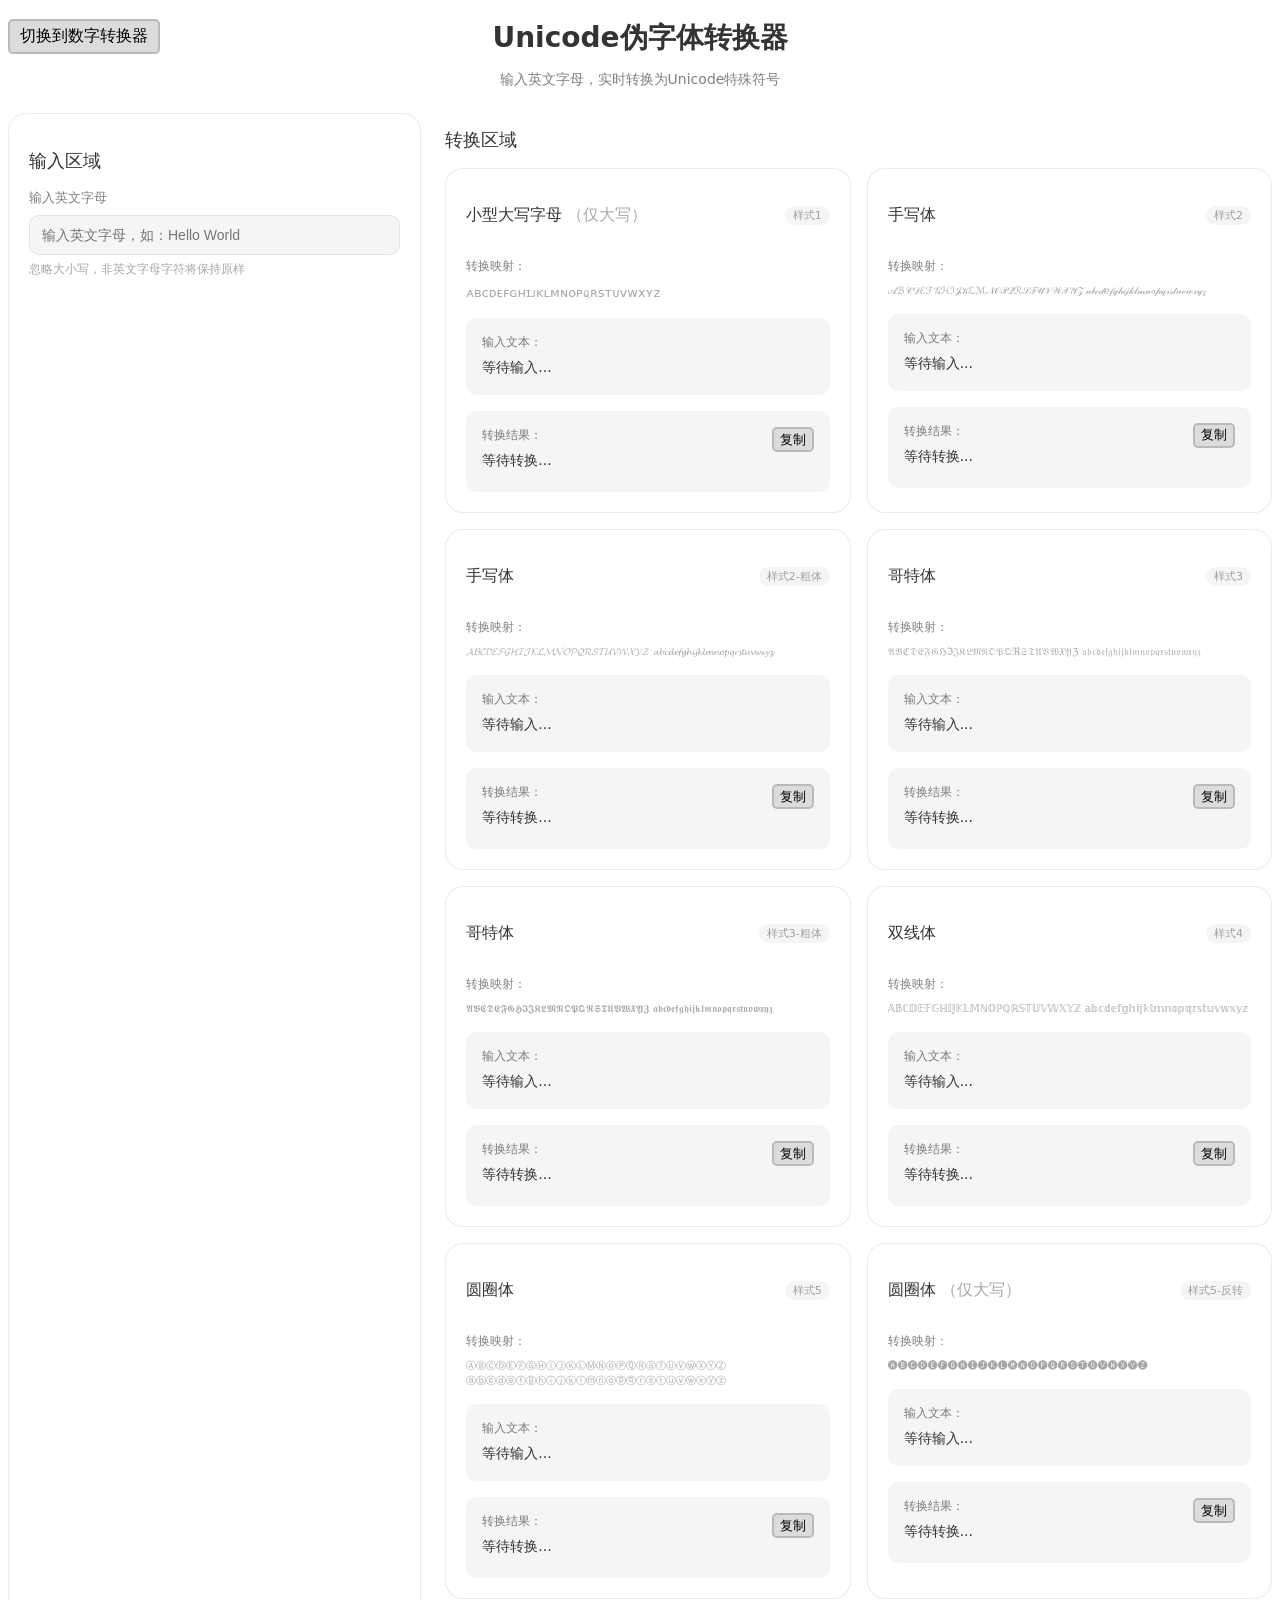
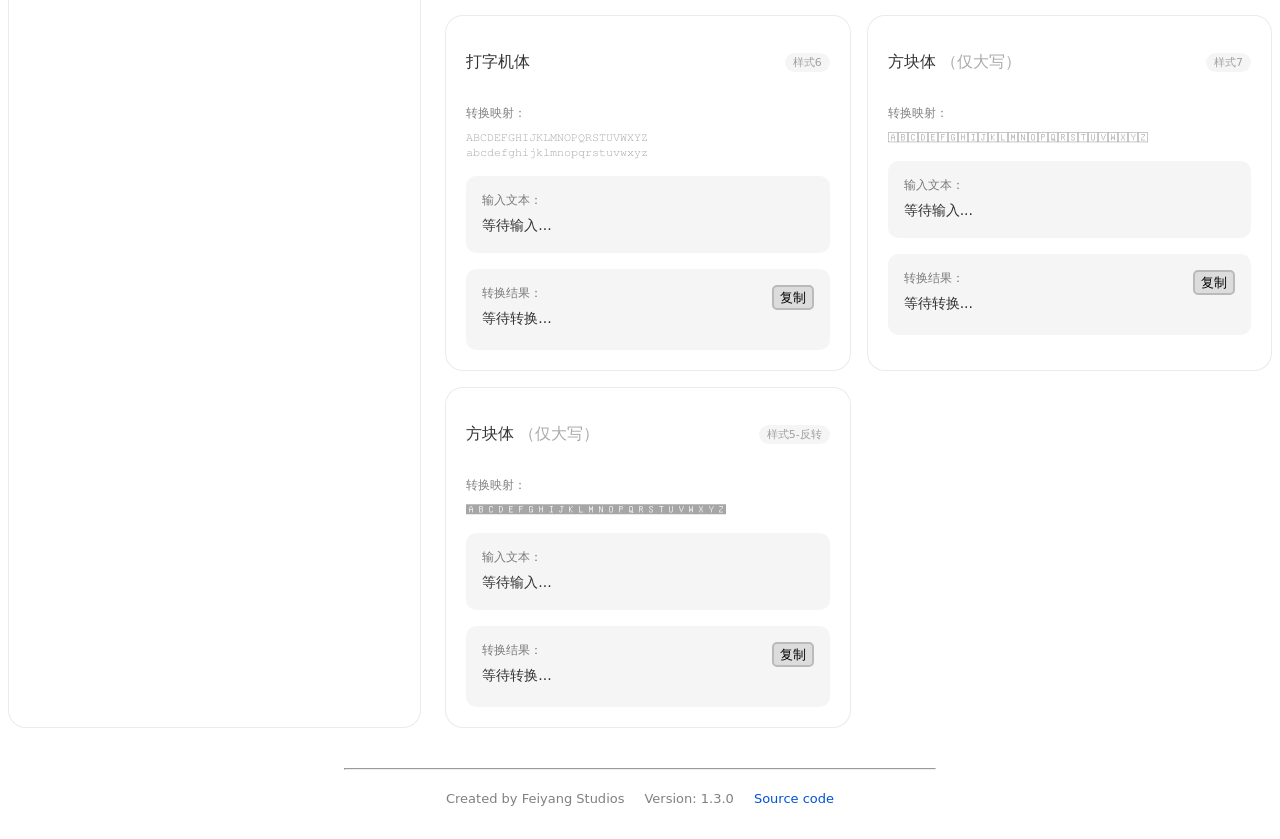
<file: index.html>
<!doctype html>
<html>
<head>
  <meta charset="utf-8" />
  <meta name="viewport" content="width=device-width, initial-scale=1" />
  <title>Unicode伪字体转换器</title>
  <link rel="stylesheet" type="text/css" href="Style.css">
  <link rel="icon" type="image/png" href="icon.png">
</head>
<body>
<div style="display:block;width:100%;color:var(--text-primary);font-family:ui-sans-serif,system-ui;">
  <a href="Number-Conv.html" class="nav-button">切换到数字转换器</a>

  <!-- 网站标题 -->
  <div style="text-align:center;margin-bottom:24px;">
    <h1 style="font-size:28px;font-weight:600;margin-bottom:8px;">Unicode伪字体转换器</h1>
    <p style="color:var(--text-secondary);font-size:14px;">输入英文字母，实时转换为Unicode特殊符号</p>
  </div>
  
  <!-- 主要内容区域 -->
  <div style="display:grid;grid-template-columns:1fr 2fr;gap:24px;">
    <!-- 左侧输入区域 -->
    <div style="background:var(--card-bg);border:.5px solid var(--intensity-8);border-radius:var(--radius-xl);padding:20px;">
      <h2 style="font-size:18px;font-weight:500;margin-bottom:16px;">输入区域</h2>
      
      <div style="margin-bottom:16px;">
        <label style="display:block;font-size:13px;color:var(--text-secondary);margin-bottom:8px;">
          输入英文字母
        </label>
        <input 
          id="textInput" 
          type="text" 
          placeholder="输入英文字母，如：Hello World" 
          autocomplete="off" 
          style="width:100%;height:40px;border:.5px solid var(--intensity-8);border-radius:var(--radius-md);background:var(--intensity-4);color:var(--text-primary);padding:0 12px;font-size:14px;outline:none;transition:border-color .15s;"
        >
        <div style="font-size:12px;color:var(--text-tertiary);margin-top:6px;">
          忽略大小写，非英文字母字符将保持原样
        </div>
      </div>
    </div>
    
    <!-- 右侧卡片区域 -->
    <div>
      <h2 style="font-size:18px;font-weight:500;margin-bottom:16px;">转换区域</h2>
      
      <!-- 卡片容器 -->
      <div style="display:grid;grid-template-columns:repeat(auto-fit,minmax(280px,1fr));gap:16px;">
        
        <!-- 卡片1：小型大写字母转换 -->
        <div class="card-root">
          <div class="card-top">
            <h3 style="font-size:16px;font-weight:500;">
              <span>小型大写字母</span>
              <span class="gray">（仅大写）</span>
            </h3>
            <span style="font-size:11px;color:var(--text-tertiary);background:var(--intensity-4);padding:2px 8px;border-radius:10px;">样式1</span>
          </div>
          
          <div style="margin-bottom:16px;">
            <div style="font-size:12px;color:var(--text-secondary);margin-bottom:8px;">转换映射：</div>
            <div style="font-size:13px;color:var(--text-tertiary);line-height:1.5;font-family:'Segoe UI',system-ui;">
              ᴀʙᴄᴅᴇꜰɢʜɪᴊᴋʟᴍɴᴏᴘꞯʀꜱᴛᴜᴠᴡхʏᴢ
            </div>
          </div>
          
          <div style="background:var(--intensity-4);border-radius:var(--radius-md);padding:16px;margin-bottom:16px;">
            <div style="font-size:12px;color:var(--text-secondary);margin-bottom:8px;">输入文本：</div>
            <div id="inputPreview1" style="font-size:14px;color:var(--text-primary);word-break:break-all;min-height:20px;">
              等待输入...
            </div>
          </div>
          
          <div style="background:var(--intensity-4);border-radius:var(--radius-md);padding:16px;">
            <div class="lateral" >
              <div style="font-size:12px;color:var(--text-secondary);margin-bottom:8px;">转换结果：</div>
              <button class="copy-button" onclick="copyDivText('result1')">复制</button>
            </div>
            <div id="result1" style="font-size:14px;font-weight:500;color:var(--text-primary);word-break:break-all;min-height:24px;font-family:'Segoe UI',system-ui;">
              &#x200C;等待转换...
            </div>
          </div>
        </div>
        
        <!-- 卡片2：手写体 -->
        <div class="card-root">
          <div style="display:flex;align-items:center;justify-content:space-between;margin-bottom:16px;">
            <h3 style="font-size:16px;font-weight:500;">手写体</h3>
            <span style="font-size:11px;color:var(--text-tertiary);background:var(--intensity-4);padding:2px 8px;border-radius:10px;">样式2</span>
          </div>
          
          <div style="margin-bottom:16px;">
            <div style="font-size:12px;color:var(--text-secondary);margin-bottom:8px;">转换映射：</div>
            <div style="font-size:10px;color:var(--text-tertiary);line-height:1.5;font-family:'Segoe UI',system-ui;">
              𝒜ℬ𝒞𝒟ℰℱ𝒢ℋℐ𝒥𝒦ℒℳ𝒩𝒪𝒫𝒬ℛ𝒮𝒯𝒰𝒱𝒲𝒳𝒴𝒵
              𝒶𝒷𝒸𝒹ℯ𝒻ℊ𝒽𝒾𝒿𝓀𝓁𝓂𝓃ℴ𝓅𝓆𝓇𝓈𝓉𝓊𝓋𝓌𝓍𝓎𝓏
            </div>
          </div>
          
          <div style="background:var(--intensity-4);border-radius:var(--radius-md);padding:16px;margin-bottom:16px;">
            <div style="font-size:12px;color:var(--text-secondary);margin-bottom:8px;">输入文本：</div>
            <div id="inputPreview2" style="font-size:14px;color:var(--text-primary);word-break:break-all;min-height:20px;">
              等待输入...
            </div>
          </div>
          
          <div style="background:var(--intensity-4);border-radius:var(--radius-md);padding:16px;">
            <div class="lateral" >
              <div style="font-size:12px;color:var(--text-secondary);margin-bottom:8px;">转换结果：</div>
              <button class="copy-button" onclick="copyDivText('result2')">复制</button>
            </div>
            <div id="result2" style="font-size:14px;font-weight:500;color:var(--text-primary);word-break:break-all;min-height:24px;font-family:'Segoe UI',system-ui;">
              &#x200C;等待转换...
            </div>
          </div>
        </div>

        <div class="card-root">
          <div style="display:flex;align-items:center;justify-content:space-between;margin-bottom:16px;">
            <h3 style="font-size:16px;font-weight:500;">手写体</h3>
            <span style="font-size:11px;color:var(--text-tertiary);background:var(--intensity-4);padding:2px 8px;border-radius:10px;">样式2-粗体</span>
          </div>
          
          <div style="margin-bottom:16px;">
            <div style="font-size:12px;color:var(--text-secondary);margin-bottom:8px;">转换映射：</div>
            <div style="font-size:10px;color:var(--text-tertiary);line-height:1.5;font-family:'Segoe UI',system-ui;">
              𝓐𝓑𝓒𝓓𝓔𝓕𝓖𝓗𝓘𝓙𝓚𝓛𝓜𝓝𝓞𝓟𝓠𝓡𝓢𝓣𝓤𝓥𝓦𝓧𝓨𝓩
              𝓪𝓫𝓬𝓭𝓮𝓯𝓰𝓱𝓲𝓳𝓴𝓵𝓶𝓷𝓸𝓹𝓺𝓻𝓼𝓽𝓾𝓿𝔀𝔁𝔂𝔃
            </div>
          </div>
          
          <div style="background:var(--intensity-4);border-radius:var(--radius-md);padding:16px;margin-bottom:16px;">
            <div style="font-size:12px;color:var(--text-secondary);margin-bottom:8px;">输入文本：</div>
            <div id="inputPreview2_1" style="font-size:14px;color:var(--text-primary);word-break:break-all;min-height:20px;">
              等待输入...
            </div>
          </div>
          
          <div style="background:var(--intensity-4);border-radius:var(--radius-md);padding:16px;">
            <div class="lateral" >
              <div style="font-size:12px;color:var(--text-secondary);margin-bottom:8px;">转换结果：</div>
              <button class="copy-button" onclick="copyDivText('result2_1')">复制</button>
            </div>
            <div id="result2_1" style="font-size:14px;font-weight:500;color:var(--text-primary);word-break:break-all;min-height:24px;font-family:'Segoe UI',system-ui;">
              &#x200C;等待转换...
            </div>
          </div>
        </div>
        
        <!-- 卡片3：哥特体 -->
        <div class="card-root">
          <div style="display:flex;align-items:center;justify-content:space-between;margin-bottom:16px;">
            <h3 style="font-size:16px;font-weight:500;">哥特体</h3>
            <span style="font-size:11px;color:var(--text-tertiary);background:var(--intensity-4);padding:2px 8px;border-radius:10px;">样式3</span>
          </div>
          
          <div style="margin-bottom:16px;">
            <div style="font-size:12px;color:var(--text-secondary);margin-bottom:8px;">转换映射：</div>
            <div style="font-size:10px;color:var(--text-tertiary);line-height:1.5;font-family:'Segoe UI',system-ui;">
              𝔄𝔅ℭ𝔇𝔈𝔉𝔊ℌℑ𝔍𝔎𝔏𝔐𝔑𝔒𝔓𝔔ℜ𝔖𝔗𝔘𝔙𝔚𝔛𝔜ℨ
              𝔞𝔟𝔠𝔡𝔢𝔣𝔤𝔥𝔦𝔧𝔨𝔩𝔪𝔫𝔬𝔭𝔮𝔯𝔰𝔱𝔲𝔳𝔴𝔵𝔶𝔷
            </div>
          </div>
          
          <div style="background:var(--intensity-4);border-radius:var(--radius-md);padding:16px;margin-bottom:16px;">
            <div style="font-size:12px;color:var(--text-secondary);margin-bottom:8px;">输入文本：</div>
            <div id="inputPreview3" style="font-size:14px;color:var(--text-primary);word-break:break-all;min-height:20px;">
              等待输入...
            </div>
          </div>
          
          <div style="background:var(--intensity-4);border-radius:var(--radius-md);padding:16px;">
            <div class="lateral" >
              <div style="font-size:12px;color:var(--text-secondary);margin-bottom:8px;">转换结果：</div>
              <button class="copy-button" onclick="copyDivText('result3')">复制</button>
            </div>
            <div id="result3" style="font-size:14px;font-weight:500;color:var(--text-primary);word-break:break-all;min-height:24px;font-family:'Segoe UI',system-ui;">
              &#x200C;等待转换...
            </div>
          </div>
        </div>

        <div class="card-root">
          <div style="display:flex;align-items:center;justify-content:space-between;margin-bottom:16px;">
            <h3 style="font-size:16px;font-weight:500;">哥特体</h3>
            <span style="font-size:11px;color:var(--text-tertiary);background:var(--intensity-4);padding:2px 8px;border-radius:10px;">样式3-粗体</span>
          </div>
          
          <div style="margin-bottom:16px;">
            <div style="font-size:12px;color:var(--text-secondary);margin-bottom:8px;">转换映射：</div>
            <div style="font-size:10px;color:var(--text-tertiary);line-height:1.5;font-family:'Segoe UI',system-ui;">
              𝕬𝕭𝕮𝕯𝕰𝕱𝕲𝕳𝕴𝕵𝕶𝕷𝕸𝕹𝕺𝕻𝕼𝕽𝕾𝕿𝖀𝖁𝖂𝖃𝖄𝖅
              𝖆𝖇𝖈𝖉𝖊𝖋𝖌𝖍𝖎𝖏𝖐𝖑𝖒𝖓𝖔𝖕𝖖𝖗𝖘𝖙𝖚𝖛𝖜𝖝𝖞𝖟
            </div>
          </div>
          
          <div style="background:var(--intensity-4);border-radius:var(--radius-md);padding:16px;margin-bottom:16px;">
            <div style="font-size:12px;color:var(--text-secondary);margin-bottom:8px;">输入文本：</div>
            <div id="inputPreview3_1" style="font-size:14px;color:var(--text-primary);word-break:break-all;min-height:20px;">
              等待输入...
            </div>
          </div>
          
          <div style="background:var(--intensity-4);border-radius:var(--radius-md);padding:16px;">
            <div class="lateral" >
              <div style="font-size:12px;color:var(--text-secondary);margin-bottom:8px;">转换结果：</div>
              <button class="copy-button" onclick="copyDivText('result3_1')">复制</button>
            </div>
            <div id="result3_1" style="font-size:14px;font-weight:500;color:var(--text-primary);word-break:break-all;min-height:24px;font-family:'Segoe UI',system-ui;">
              &#x200C;等待转换...
            </div>
          </div>
        </div>

        <!--卡片4: 双线体-->
        <div class="card-root">
          <div style="display:flex;align-items:center;justify-content:space-between;margin-bottom:16px;">
            <h3 style="font-size:16px;font-weight:500;">双线体</h3>
            <span style="font-size:11px;color:var(--text-tertiary);background:var(--intensity-4);padding:2px 8px;border-radius:10px;">样式4</span>
          </div>
          
          <div style="margin-bottom:16px;">
            <div style="font-size:12px;color:var(--text-secondary);margin-bottom:8px;">转换映射：</div>
            <div style="font-size:10px;color:var(--text-tertiary);line-height:1.5;font-family:'Segoe UI',system-ui;">
              𝔸𝔹ℂ𝔻𝔼𝔽𝔾ℍ𝕀𝕁𝕂𝕃𝕄ℕ𝕆ℙℚℝ𝕊𝕋𝕌𝕍𝕎𝕏𝕐ℤ
              𝕒𝕓𝕔𝕕𝕖𝕗𝕘𝕙𝕚𝕛𝕜𝕝𝕞𝕟𝕠𝕡𝕢𝕣𝕤𝕥𝕦𝕧𝕨𝕩𝕪𝕫
            </div>
          </div>
          
          <div style="background:var(--intensity-4);border-radius:var(--radius-md);padding:16px;margin-bottom:16px;">
            <div style="font-size:12px;color:var(--text-secondary);margin-bottom:8px;">输入文本：</div>
            <div id="inputPreview4" style="font-size:14px;color:var(--text-primary);word-break:break-all;min-height:20px;">
              等待输入...
            </div>
          </div>
          
          <div style="background:var(--intensity-4);border-radius:var(--radius-md);padding:16px;">
            <div class="lateral" >
              <div style="font-size:12px;color:var(--text-secondary);margin-bottom:8px;">转换结果：</div>
              <button class="copy-button" onclick="copyDivText('result4')">复制</button>
            </div>
            <div id="result4" style="font-size:14px;font-weight:500;color:var(--text-primary);word-break:break-all;min-height:24px;font-family:'Segoe UI',system-ui;">
              &#x200C;等待转换...
            </div>
          </div>
        </div>

        <!--卡片5: 圆圈体-->
        <div class="card-root">
          <div style="display:flex;align-items:center;justify-content:space-between;margin-bottom:16px;">
            <h3 style="font-size:16px;font-weight:500;">圆圈体</h3>
            <span style="font-size:11px;color:var(--text-tertiary);background:var(--intensity-4);padding:2px 8px;border-radius:10px;">样式5</span>
          </div>
          
          <div style="margin-bottom:16px;">
            <div style="font-size:12px;color:var(--text-secondary);margin-bottom:8px;">转换映射：</div>
            <div style="font-size:10px;color:var(--text-tertiary);line-height:1.5;font-family:'Segoe UI',system-ui;">
              ⒶⒷⒸⒹⒺⒻⒼⒽⒾⒿⓀⓁⓂⓃⓄⓅⓆⓇⓈⓉⓊⓋⓌⓍⓎⓏ
              ⓐⓑⓒⓓⓔⓕⓖⓗⓘⓙⓚⓛⓜⓝⓞⓟⓠⓡⓢⓣⓤⓥⓦⓧⓨⓩ
            </div>
          </div>
          
          <div style="background:var(--intensity-4);border-radius:var(--radius-md);padding:16px;margin-bottom:16px;">
            <div style="font-size:12px;color:var(--text-secondary);margin-bottom:8px;">输入文本：</div>
            <div id="inputPreview5" style="font-size:14px;color:var(--text-primary);word-break:break-all;min-height:20px;">
              等待输入...
            </div>
          </div>
          
          <div style="background:var(--intensity-4);border-radius:var(--radius-md);padding:16px;">
            <div class="lateral" >
              <div style="font-size:12px;color:var(--text-secondary);margin-bottom:8px;">转换结果：</div>
              <button class="copy-button" onclick="copyDivText('result5')">复制</button>
            </div>
            <div id="result5" style="font-size:14px;font-weight:500;color:var(--text-primary);word-break:break-all;min-height:24px;font-family:'Segoe UI',system-ui;">
              &#x200C;等待转换...
            </div>
          </div>
        </div>

        <div class="card-root">
          <div style="display:flex;align-items:center;justify-content:space-between;margin-bottom:16px;">
            <h3 style="font-size:16px;font-weight:500;">
              <span>圆圈体</span>
              <span class="gray">（仅大写）</span>
            </h3>
            <span style="font-size:11px;color:var(--text-tertiary);background:var(--intensity-4);padding:2px 8px;border-radius:10px;">样式5-反转</span>
          </div>
          
          <div style="margin-bottom:16px;">
            <div style="font-size:12px;color:var(--text-secondary);margin-bottom:8px;">转换映射：</div>
            <div style="font-size:10px;color:var(--text-tertiary);line-height:1.5;font-family:'Segoe UI',system-ui;">
              🅐🅑🅒🅓🅔🅕🅖🅗🅘🅙🅚🅛🅜🅝🅞🅟🅠🅡🅢🅣🅤🅥🅦🅧🅨🅩
            </div>
          </div>
          
          <div style="background:var(--intensity-4);border-radius:var(--radius-md);padding:16px;margin-bottom:16px;">
            <div style="font-size:12px;color:var(--text-secondary);margin-bottom:8px;">输入文本：</div>
            <div id="inputPreview5_1" style="font-size:14px;color:var(--text-primary);word-break:break-all;min-height:20px;">
              等待输入...
            </div>
          </div>
          
          <div style="background:var(--intensity-4);border-radius:var(--radius-md);padding:16px;">
            <div class="lateral" >
              <div style="font-size:12px;color:var(--text-secondary);margin-bottom:8px;">转换结果：</div>
              <button class="copy-button" onclick="copyDivText('result5_1')">复制</button>
            </div>
            <div id="result5_1" style="font-size:14px;font-weight:500;color:var(--text-primary);word-break:break-all;min-height:24px;font-family:'Segoe UI',system-ui;">
              &#x200C;等待转换...
            </div>
          </div>
        </div>

        <!--卡片6: 打字机体-->
        <div class="card-root">
          <div style="display:flex;align-items:center;justify-content:space-between;margin-bottom:16px;">
            <h3 style="font-size:16px;font-weight:500;">打字机体</h3>
            <span style="font-size:11px;color:var(--text-tertiary);background:var(--intensity-4);padding:2px 8px;border-radius:10px;">样式6</span>
          </div>
          
          <div style="margin-bottom:16px;">
            <div style="font-size:12px;color:var(--text-secondary);margin-bottom:8px;">转换映射：</div>
            <div style="font-size:10px;color:var(--text-tertiary);line-height:1.5;font-family:'Segoe UI',system-ui;">
              𝙰𝙱𝙲𝙳𝙴𝙵𝙶𝙷𝙸𝙹𝙺𝙻𝙼𝙽𝙾𝙿𝚀𝚁𝚂𝚃𝚄𝚅𝚆𝚇𝚈𝚉
              𝚊𝚋𝚌𝚍𝚎𝚏𝚐𝚑𝚒𝚓𝚔𝚕𝚖𝚗𝚘𝚙𝚚𝚛𝚜𝚝𝚞𝚟𝚠𝚡𝚢𝚣
            </div>
          </div>
          
          <div style="background:var(--intensity-4);border-radius:var(--radius-md);padding:16px;margin-bottom:16px;">
            <div style="font-size:12px;color:var(--text-secondary);margin-bottom:8px;">输入文本：</div>
            <div id="inputPreview6" style="font-size:14px;color:var(--text-primary);word-break:break-all;min-height:20px;">
              等待输入...
            </div>
          </div>
          
          <div style="background:var(--intensity-4);border-radius:var(--radius-md);padding:16px;">
            <div class="lateral" >
              <div style="font-size:12px;color:var(--text-secondary);margin-bottom:8px;">转换结果：</div>
              <button class="copy-button" onclick="copyDivText('result6')">复制</button>
            </div>
            <div id="result6" style="font-size:14px;font-weight:500;color:var(--text-primary);word-break:break-all;min-height:24px;font-family:'Segoe UI',system-ui;">
              &#x200C;等待转换...
            </div>
          </div>
        </div>

        <!--卡片7: 方块体-->
        <div class="card-root">
          <div style="display:flex;align-items:center;justify-content:space-between;margin-bottom:16px;">
            <h3 style="font-size:16px;font-weight:500;">
              <span>方块体</span>
              <span class="gray">（仅大写）</span>
            </h3>
            <span style="font-size:11px;color:var(--text-tertiary);background:var(--intensity-4);padding:2px 8px;border-radius:10px;">样式7</span>
          </div>
          
          <div style="margin-bottom:16px;">
            <div style="font-size:12px;color:var(--text-secondary);margin-bottom:8px;">转换映射：</div>
            <div style="font-size:10px;color:var(--text-tertiary);line-height:1.5;font-family:'Segoe UI',system-ui;">
              🄰🄱🄲🄳🄴🄵🄶🄷🄸🄹🄺🄻🄼🄽🄾🄿🅀🅁🅂🅃🅄🅅🅆🅇🅈🅉
            </div>
          </div>
          
          <div style="background:var(--intensity-4);border-radius:var(--radius-md);padding:16px;margin-bottom:16px;">
            <div style="font-size:12px;color:var(--text-secondary);margin-bottom:8px;">输入文本：</div>
            <div id="inputPreview7" style="font-size:14px;color:var(--text-primary);word-break:break-all;min-height:20px;">
              等待输入...
            </div>
          </div>
          
          <div style="background:var(--intensity-4);border-radius:var(--radius-md);padding:16px;">
            <div class="lateral" >
              <div style="font-size:12px;color:var(--text-secondary);margin-bottom:8px;">转换结果：</div>
              <button class="copy-button" onclick="copyDivText('result7')">复制</button>
            </div>
            <div id="result7" style="font-size:14px;font-weight:500;color:var(--text-primary);word-break:break-all;min-height:24px;font-family:'Segoe UI',system-ui;">
              &#x200C;等待转换...
            </div>
          </div>
        </div>

        <div class="card-root">
          <div style="display:flex;align-items:center;justify-content:space-between;margin-bottom:16px;">
            <h3 style="font-size:16px;font-weight:500;">
              <span>方块体</span>
              <span class="gray">（仅大写）</span>
            </h3>
            <span style="font-size:11px;color:var(--text-tertiary);background:var(--intensity-4);padding:2px 8px;border-radius:10px;">样式5-反转</span>
          </div>
          
          <div style="margin-bottom:16px;">
            <div style="font-size:12px;color:var(--text-secondary);margin-bottom:8px;">转换映射：</div>
            <div style="font-size:10px;color:var(--text-tertiary);line-height:1.5;font-family:'Segoe UI',system-ui;">
              🅰🅱🅲🅳🅴🅵🅶🅷🅸🅹🅺🅻🅼🅽🅾🅿🆀🆁🆂🆃🆄🆅🆆🆇🆈🆉
            </div>
          </div>
          
          <div style="background:var(--intensity-4);border-radius:var(--radius-md);padding:16px;margin-bottom:16px;">
            <div style="font-size:12px;color:var(--text-secondary);margin-bottom:8px;">输入文本：</div>
            <div id="inputPreview7_1" style="font-size:14px;color:var(--text-primary);word-break:break-all;min-height:20px;">
              等待输入...
            </div>
          </div>
          
          <div style="background:var(--intensity-4);border-radius:var(--radius-md);padding:16px;">
            <div class="lateral" >
              <div style="font-size:12px;color:var(--text-secondary);margin-bottom:8px;">转换结果：</div>
              <button class="copy-button" onclick="copyDivText('result7_1')">复制</button>
            </div>
            <div id="result7_1" style="font-size:14px;font-weight:500;color:var(--text-primary);word-break:break-all;min-height:24px;font-family:'Segoe UI',system-ui;">
              &#x200C;等待转换...
            </div>
          </div>
        </div>

      </div>
    </div>
  </div>
  <div style="margin-top: 40px;margin-left: 40px;margin-right: 40px;margin-bottom: 20px;">
    <hr width="50%">
    <div class="lateral" style="gap: 20px;align-items: center;justify-content: center;">
      <p style="color: gray;font-size: small;">Created by Feiyang Studios</p>
      <p style="color: gray;font-size: small;">Version: 1.3.0</p>
      <a class="superlink" href="https://github.com/feiyangstudions/Unicode-Converter">Source code</a>
    </div>
  </div>
</div>

<script src="Core.js"></script>
</body>
</html>
</file>
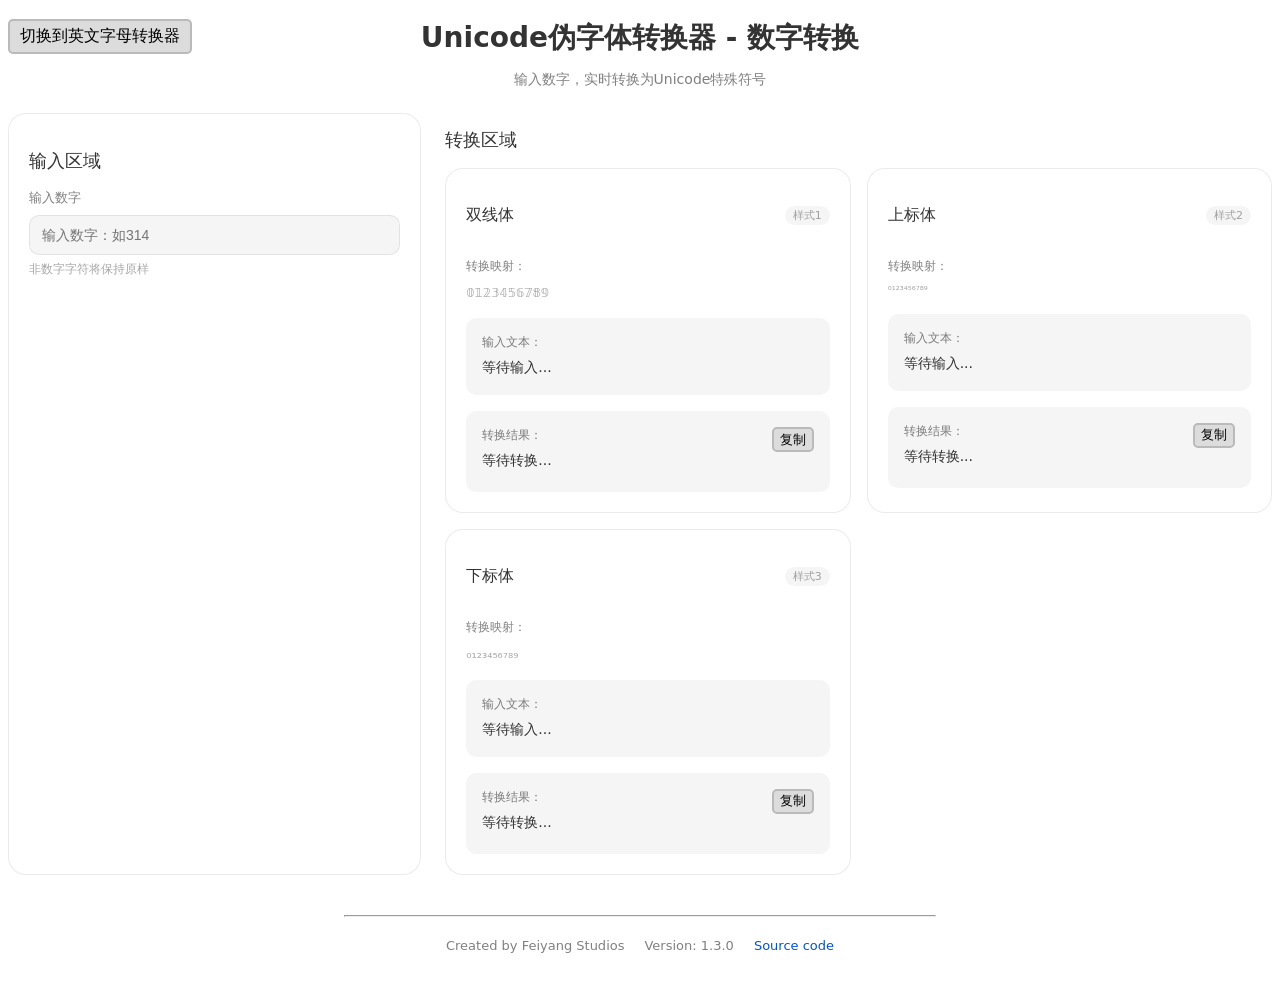
<file: Number-Conv.html>
<!doctype html>
<html>
<head>
  <meta charset="utf-8" />
  <meta name="viewport" content="width=device-width, initial-scale=1" />
  <title>Unicode伪字体转换器</title>
  <link rel="stylesheet" type="text/css" href="Style.css">
  <link rel="icon" href="icon.png" type="image/png">
</head>
<body>
<div style="display:block;width:100%;color:var(--text-primary);font-family:ui-sans-serif,system-ui;">
  <a href="index.html" class="nav-button">切换到英文字母转换器</a>
  <!-- 网站标题 -->
  <div style="text-align:center;margin-bottom:24px;">
    <h1 style="font-size:28px;font-weight:600;margin-bottom:8px;">Unicode伪字体转换器 - 数字转换</h1>
    <p style="color:var(--text-secondary);font-size:14px;">输入数字，实时转换为Unicode特殊符号</p>
  </div>
  
  <!-- 主要内容区域 -->
  <div style="display:grid;grid-template-columns:1fr 2fr;gap:24px;">
    <!-- 左侧输入区域 -->
    <div style="background:var(--card-bg);border:.5px solid var(--intensity-8);border-radius:var(--radius-xl);padding:20px;">
      <h2 style="font-size:18px;font-weight:500;margin-bottom:16px;">输入区域</h2>
      
      <div style="margin-bottom:16px;">
        <label style="display:block;font-size:13px;color:var(--text-secondary);margin-bottom:8px;">
          输入数字
        </label>
        <input 
          id="textInput" 
          type="text" 
          placeholder="输入数字：如314" 
          autocomplete="off" 
          style="width:100%;height:40px;border:.5px solid var(--intensity-8);border-radius:var(--radius-md);background:var(--intensity-4);color:var(--text-primary);padding:0 12px;font-size:14px;outline:none;transition:border-color .15s;"
        >
        <div style="font-size:12px;color:var(--text-tertiary);margin-top:6px;">
          非数字字符将保持原样
        </div>
      </div>
    </div>
    
    <!-- 右侧卡片区域 -->
    <div>
      <h2 style="font-size:18px;font-weight:500;margin-bottom:16px;">转换区域</h2>
      
      <!-- 卡片容器 -->
      <div style="display:grid;grid-template-columns:repeat(auto-fit,minmax(280px,1fr));gap:16px;">
        
        <!-- 卡片1：双线体 -->
        <div style="background:var(--card-bg);border:.5px solid var(--intensity-8);border-radius:var(--radius-xl);padding:20px;">
          <div style="display:flex;align-items:center;justify-content:space-between;margin-bottom:16px;">
            <h3 style="font-size:16px;font-weight:500;">双线体</h3>
            <span style="font-size:11px;color:var(--text-tertiary);background:var(--intensity-4);padding:2px 8px;border-radius:10px;">样式1</span>
          </div>
          
          <div style="margin-bottom:16px;">
            <div style="font-size:12px;color:var(--text-secondary);margin-bottom:8px;">转换映射：</div>
            <div style="font-size:13px;color:var(--text-tertiary);line-height:1.5;font-family:'Segoe UI',system-ui;">
              	𝟘𝟙𝟚𝟛𝟜𝟝𝟞𝟟𝟠𝟡
            </div>
          </div>
          
          <div style="background:var(--intensity-4);border-radius:var(--radius-md);padding:16px;margin-bottom:16px;">
            <div style="font-size:12px;color:var(--text-secondary);margin-bottom:8px;">输入文本：</div>
            <div id="inputPreview1" style="font-size:14px;color:var(--text-primary);word-break:break-all;min-height:20px;">
              等待输入...
            </div>
          </div>
          
          <div style="background:var(--intensity-4);border-radius:var(--radius-md);padding:16px;">
            <div class="lateral" >
              <div style="font-size:12px;color:var(--text-secondary);margin-bottom:8px;">转换结果：</div>
              <button class="copy-button" onclick="copyDivText('result1')">复制</button>
            </div>
            <div id="result1" style="font-size:14px;font-weight:500;color:var(--text-primary);word-break:break-all;min-height:24px;font-family:'Segoe UI',system-ui;">
              &#x200C;等待转换...
            </div>
          </div>
        </div>
        
        <!-- 卡片2：上标体 -->
        <div style="background:var(--card-bg);border:.5px solid var(--intensity-8);border-radius:var(--radius-xl);padding:20px;">
          <div style="display:flex;align-items:center;justify-content:space-between;margin-bottom:16px;">
            <h3 style="font-size:16px;font-weight:500;">上标体</h3>
            <span style="font-size:11px;color:var(--text-tertiary);background:var(--intensity-4);padding:2px 8px;border-radius:10px;">样式2</span>
          </div>
          
          <div style="margin-bottom:16px;">
            <div style="font-size:12px;color:var(--text-secondary);margin-bottom:8px;">转换映射：</div>
            <div style="font-size:10px;color:var(--text-tertiary);line-height:1.5;font-family:'Segoe UI',system-ui;">
                ⁰¹²³⁴⁵⁶⁷⁸⁹
            </div>
          </div>
          
          <div style="background:var(--intensity-4);border-radius:var(--radius-md);padding:16px;margin-bottom:16px;">
            <div style="font-size:12px;color:var(--text-secondary);margin-bottom:8px;">输入文本：</div>
            <div id="inputPreview2" style="font-size:14px;color:var(--text-primary);word-break:break-all;min-height:20px;">
              等待输入...
            </div>
          </div>
          
          <div style="background:var(--intensity-4);border-radius:var(--radius-md);padding:16px;">
            <div class="lateral" >
              <div style="font-size:12px;color:var(--text-secondary);margin-bottom:8px;">转换结果：</div>
              <button class="copy-button" onclick="copyDivText('result2')">复制</button>
            </div>
            <div id="result2" style="font-size:14px;font-weight:500;color:var(--text-primary);word-break:break-all;min-height:24px;font-family:'Segoe UI',system-ui;">
              &#x200C;等待转换...
            </div>
          </div>
        </div>

        <!-- 卡片3：下标体 -->
        <div style="background:var(--card-bg);border:.5px solid var(--intensity-8);border-radius:var(--radius-xl);padding:20px;">
          <div style="display:flex;align-items:center;justify-content:space-between;margin-bottom:16px;">
            <h3 style="font-size:16px;font-weight:500;">下标体</h3>
            <span style="font-size:11px;color:var(--text-tertiary);background:var(--intensity-4);padding:2px 8px;border-radius:10px;">样式3</span>
          </div>
          
          <div style="margin-bottom:16px;">
            <div style="font-size:12px;color:var(--text-secondary);margin-bottom:8px;">转换映射：</div>
            <div style="font-size:13px;color:var(--text-tertiary);line-height:1.5;font-family:'Segoe UI',system-ui;">
              	₀₁₂₃₄₅₆₇₈₉
            </div>
          </div>
          
          <div style="background:var(--intensity-4);border-radius:var(--radius-md);padding:16px;margin-bottom:16px;">
            <div style="font-size:12px;color:var(--text-secondary);margin-bottom:8px;">输入文本：</div>
            <div id="inputPreview3" style="font-size:14px;color:var(--text-primary);word-break:break-all;min-height:20px;">
              等待输入...
            </div>
          </div>
          
          <div style="background:var(--intensity-4);border-radius:var(--radius-md);padding:16px;">
            <div class="lateral" >
              <div style="font-size:12px;color:var(--text-secondary);margin-bottom:8px;">转换结果：</div>
              <button class="copy-button" onclick="copyDivText('result3')">复制</button>
            </div>
            <div id="result3" style="font-size:14px;font-weight:500;color:var(--text-primary);word-break:break-all;min-height:24px;font-family:'Segoe UI',system-ui;">
              &#x200C;等待转换...
            </div>
          </div>
        </div>
        
      </div>
    </div>
  </div>
  <div style="margin-top: 40px;margin-left: 40px;margin-right: 40px;margin-bottom: 20px;">
    <hr width="50%">
    <div class="lateral" style="gap: 20px;align-items: center;justify-content: center;">
      <p style="color: gray;font-size: small;">Created by Feiyang Studios</p>
      <p style="color: gray;font-size: small;">Version: 1.3.0</p>
      <a class="superlink" href="https://github.com/feiyangstudions/Unicode-Converter">Source code</a>
    </div>
  </div>
</div>

<script src="NumberConvCore.js"></script>
</body>
</html>
</file>
<file: Style.css>
:root{
--primary:#F3A04C;--accent:#E58522;--background:#F4F4F6;--panel-bg:#FEFDFC;--card-bg:#fff;
--tooltip-bg:#454545;--success:#40B43E;--warning:#EBA400;--destructive:#E65C53;
--destructive-hover:#D14B42;--primary-foreground:#fff;--text-primary:rgba(0,0,0,.8);
--text-secondary:rgba(0,0,0,.5);--text-tertiary:rgba(0,0,0,.35);--intensity-0:rgba(0,0,0,0);
--intensity-3:rgba(0,0,0,.03);--intensity-4:rgba(0,0,0,.04);--intensity-6:rgba(0,0,0,.06);
--intensity-8:rgba(0,0,0,.08);--intensity-12:rgba(0,0,0,.12);--intensity-16:rgba(0,0,0,.16);
--intensity-20:rgba(0,0,0,.2);--intensity-35:rgba(0,0,0,.35);--intensity-60:rgba(0,0,0,.6);
--input-shadow:rgba(0,0,0,.08);--radius-sm:8px;--radius-md:10px;--radius-lg:14px;--radius-xl:18px;
font-family:ui-sans-serif,system-ui,-apple-system,BlinkMacSystemFont,"Segoe UI",sans-serif
}
@media (prefers-color-scheme:dark){
:root{
    --background:#232324;
    --panel-bg:#332D28;
    --card-bg:#2E2E2E;
    --tooltip-bg:#BABABA;
    --primary-foreground:#000;--text-primary:rgba(255,255,255,.8);
    --text-secondary:rgba(255,255,255,.5);
    --text-tertiary:rgba(255,255,255,.35);
    --intensity-0:rgba(255,255,255,0);
    --intensity-3:rgba(255,255,255,.03);
    --intensity-4:rgba(255,255,255,.04);
    --intensity-6:rgba(255,255,255,.06);
    --intensity-8:rgba(255,255,255,.08);
    --intensity-12:rgba(255,255,255,.12);
    --intensity-16:rgba(255,255,255,.16);
    --intensity-20:rgba(255,255,255,.2);
    --intensity-35:rgba(255,255,255,.35);
    display: flex;
    --intensity-60:rgba(255,255,255,.6);
    --input-shadow:rgba(0,0,0,.28)
}
}
*{box-sizing:border-box}
button,a,[role=button],select,input[type=range]{cursor:pointer}
button:disabled{cursor:not-allowed;opacity:.55}
.copy-button {
    background-color: #dcdcdc;
    border: 2px solid #BABABA;
    border-radius: 5px;
    margin-left: auto;
    transition: 0.5s ease;
}
.lateral {
    display: flex;
}
.nav-button {
    position: absolute;
    top: 10;
    left: 10;
    z-index: 10;
    display: inline-block;
    padding: 5px 10px;
    background-color: #dcdcdc;
    color: black;
    text-decoration: none;
    border-radius: 5px;
    border: 2px solid #BABABA;
    font-size: 16px;
    cursor: pointer;
    transition: 0.5s ease;
}
.nav-button:hover{
    background-color: #c8c8c8;
    transition: 0.5s ease;
}
.copy-button:hover{
    background-color: #c8c8c8;
    transition: 0.5s ease;
}
.card-root {
    background:var(--card-bg);
    border:.5px solid var(--intensity-8);
    border-radius:var(--radius-xl);
    padding:20px;
}
.card-top {
    display:flex;
    align-items:center;
    justify-content:space-between;
    margin-bottom:16px;
}
.gray {
    color: darkgray;
}
.superlink {
    color: #0052d9;
    font-size: small;
    text-decoration: none;
}
.superlink:hover {
    text-decoration: underline;
}
</file>
